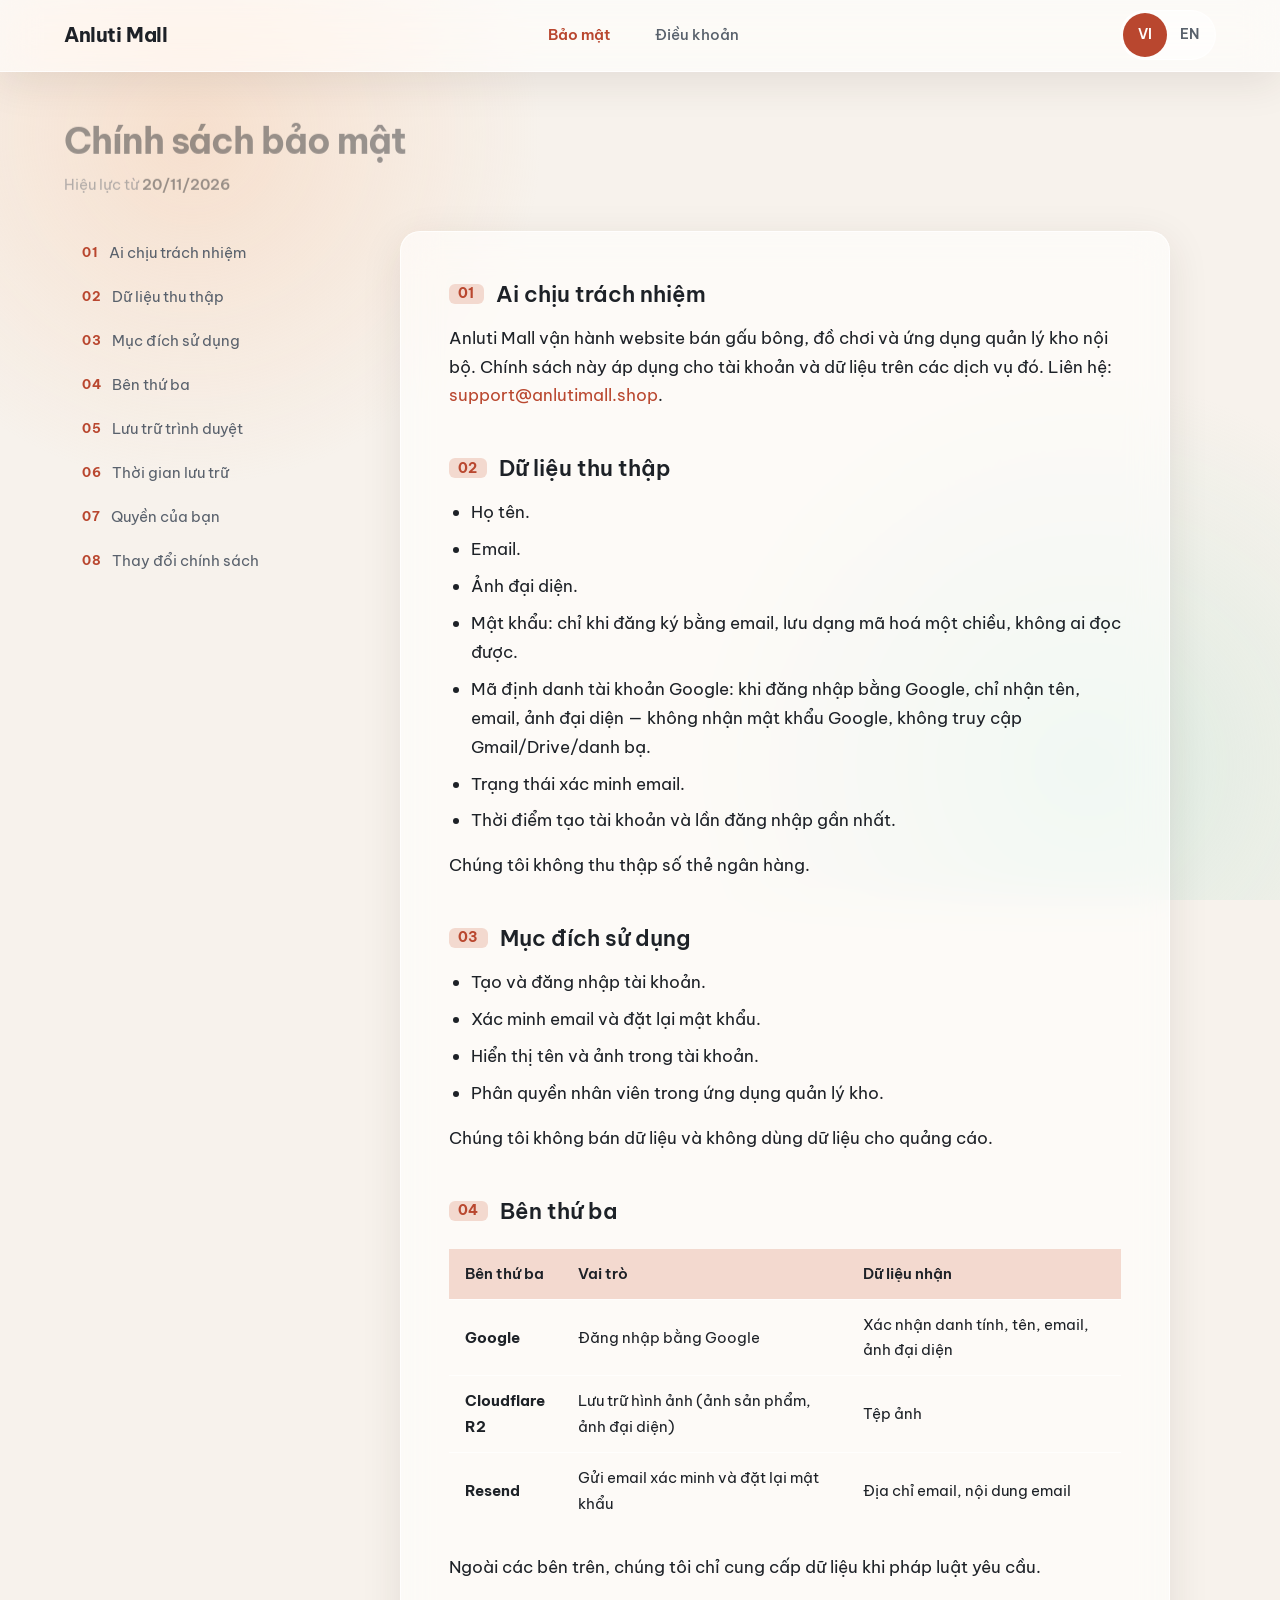
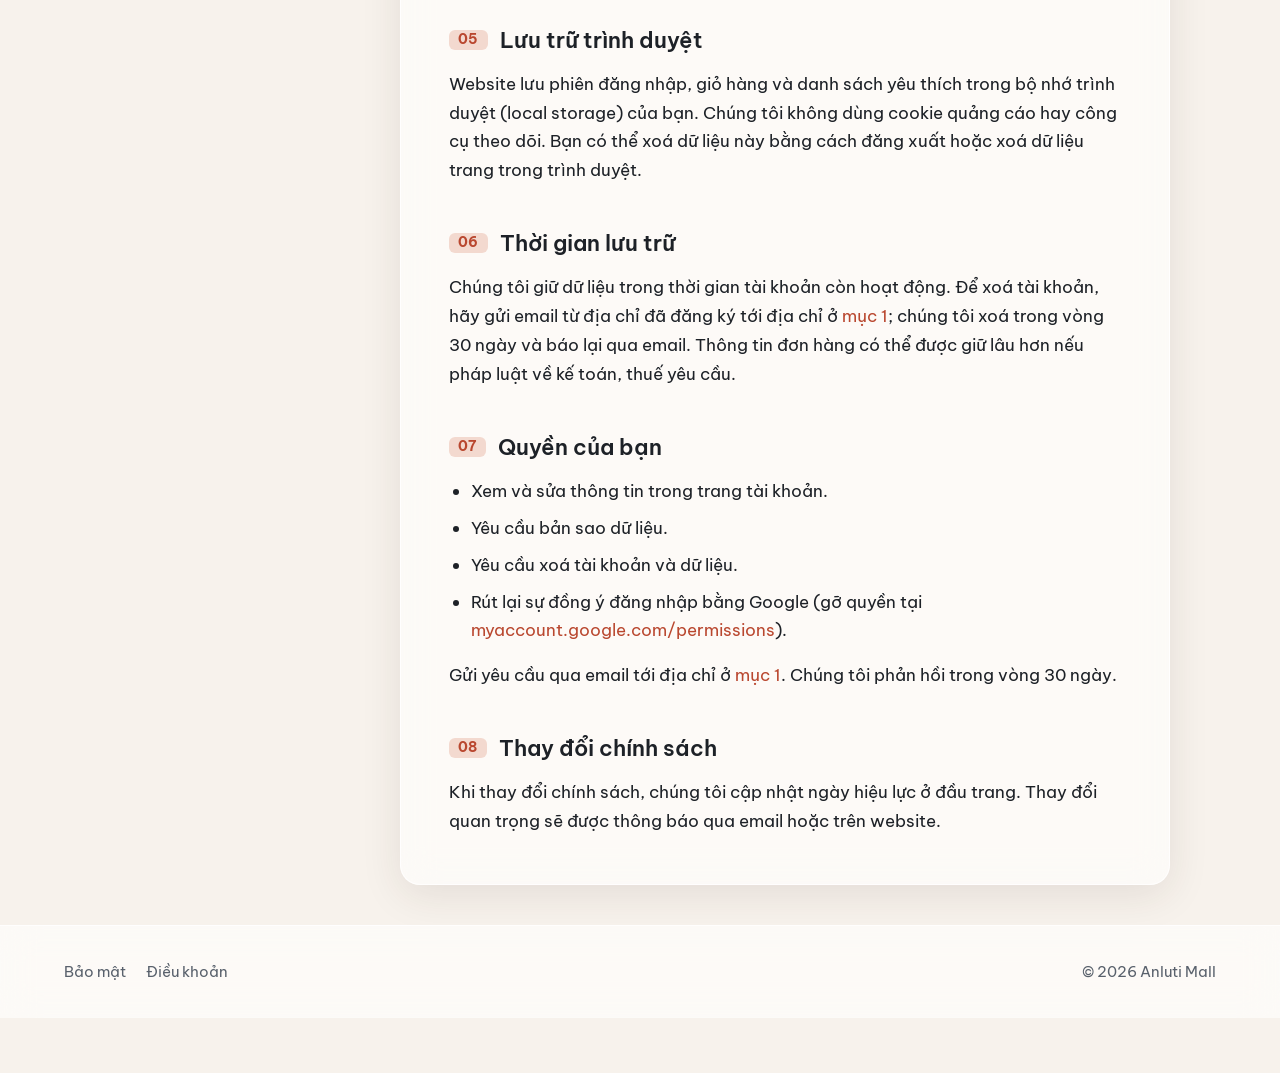
<file: index.html>
<!DOCTYPE html>
<html lang="vi">
<head>
  <meta charset="utf-8">
  <meta name="viewport" content="width=device-width, initial-scale=1.0">
  <meta http-equiv="refresh" content="0; url=privacy/">
  <title>Anluti Mall — Chính sách &amp; Điều khoản</title>
  <meta name="description" content="Chính sách bảo mật và điều khoản dịch vụ của Anluti Mall.">
  <link rel="stylesheet" href="assets/style.css">
  <link rel="icon" type="image/svg+xml" href="assets/favicon.svg">
  <meta name="theme-color" content="#f7f2ec" media="(prefers-color-scheme: light)">
  <meta name="theme-color" content="#121418" media="(prefers-color-scheme: dark)">
</head>
<body>
  <a href="#main" class="skip-link">Bỏ qua tới nội dung</a>

  <header class="site-header">
    <div class="header-inner">
      <a href="privacy/" class="brand-link">Anluti Mall</a>
      <nav class="nav-links" aria-label="Điều hướng chính">
        <a href="privacy/" class="nav-link">Bảo mật</a>
        <a href="terms/" class="nav-link">Điều khoản</a>
      </nav>
    </div>
  </header>

  <main id="main" class="standalone-layout">
    <div class="article-panel standalone-card">
      <div class="page-head">
        <h1>Anluti Mall</h1>
        <p class="effective-date">Chính sách bảo mật &amp; Điều khoản dịch vụ</p>
      </div>
      <p>Hệ thống đang tự động chuyển hướng tới Chính sách bảo mật.</p>
      <p>Nếu trang không tự chuyển hướng, bạn có thể chọn liên kết trực tiếp:</p>
      <div class="action-links">
        <a href="privacy/" class="btn-primary">Chính sách bảo mật</a>
        <a href="terms/" class="btn-secondary">Điều khoản sử dụng</a>
      </div>
    </div>
  </main>

  <footer class="site-footer">
    <div class="footer-inner">
      <nav class="footer-nav" aria-label="Liên kết chân trang">
        <a href="privacy/">Bảo mật</a>
        <a href="terms/">Điều khoản</a>
      </nav>
      <div class="footer-copy">
        &copy; 2026 Anluti Mall
      </div>
    </div>
  </footer>
</body>
</html>
</file>
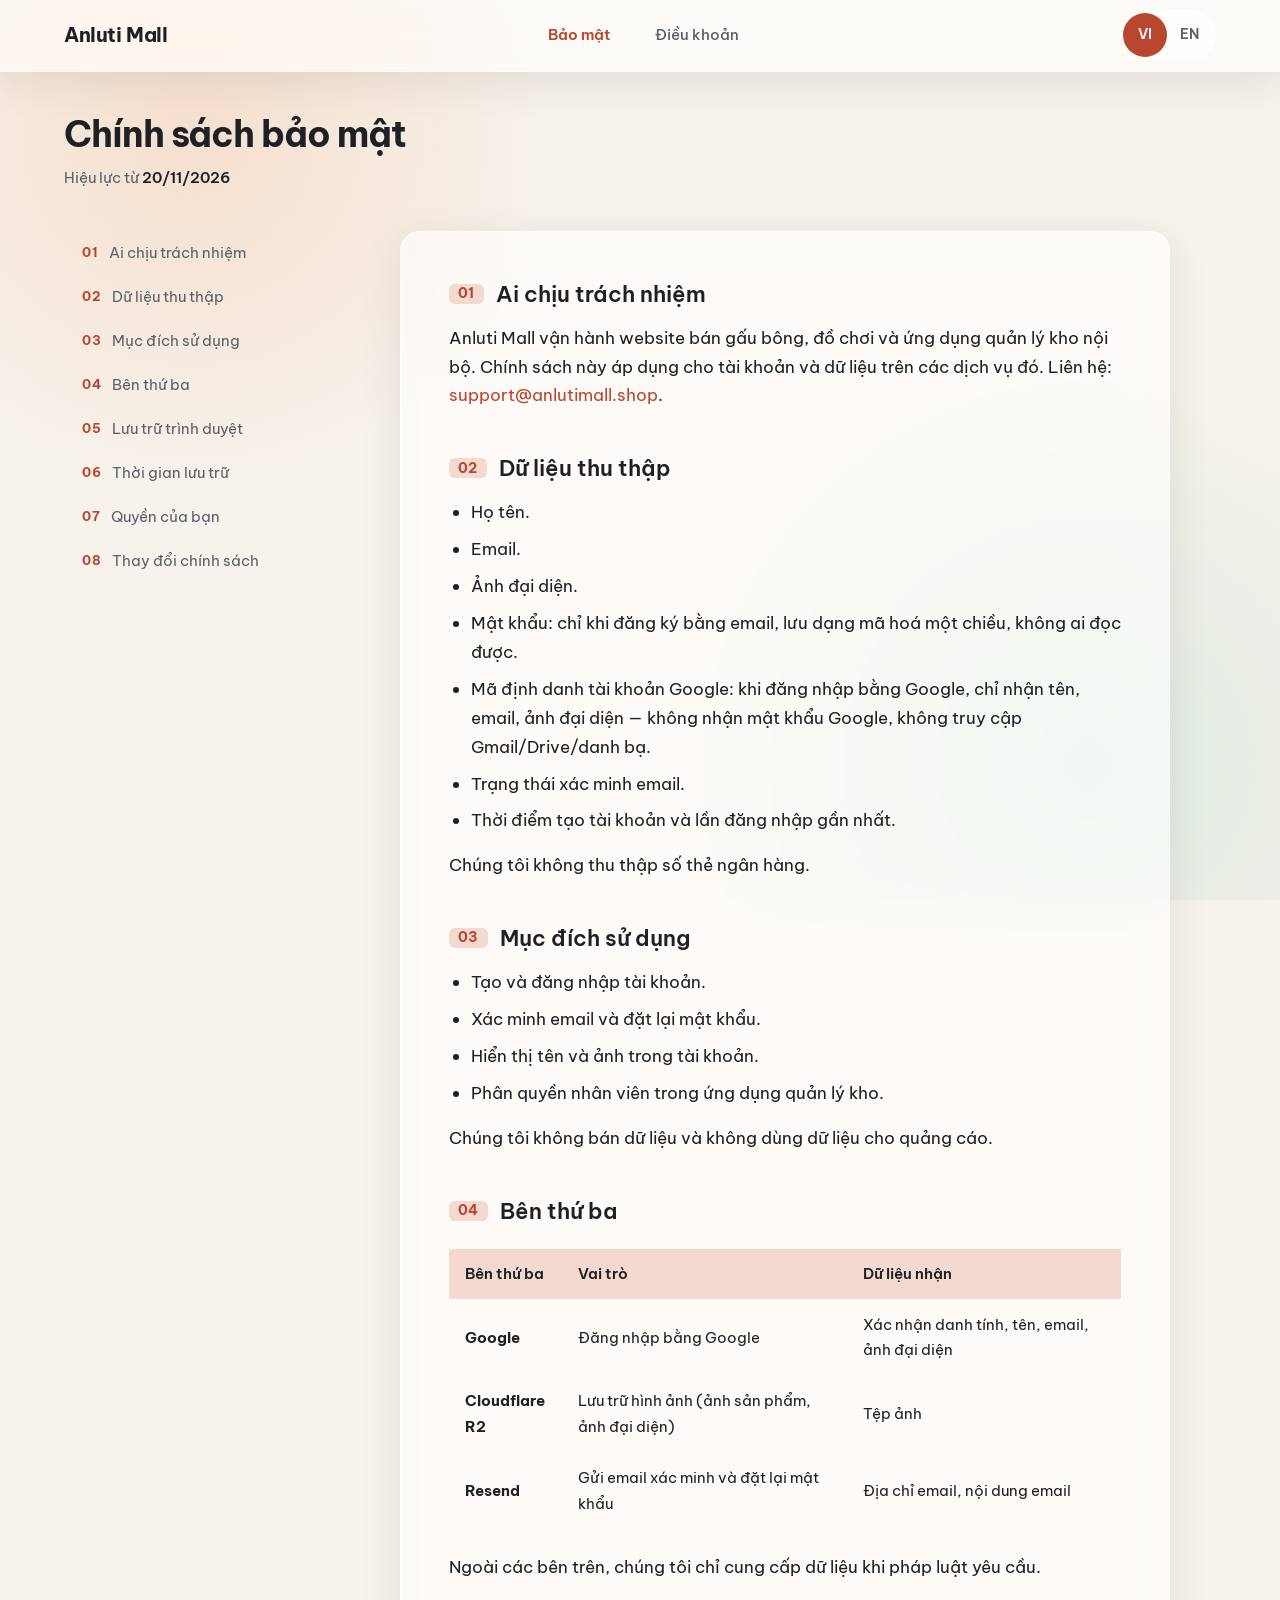
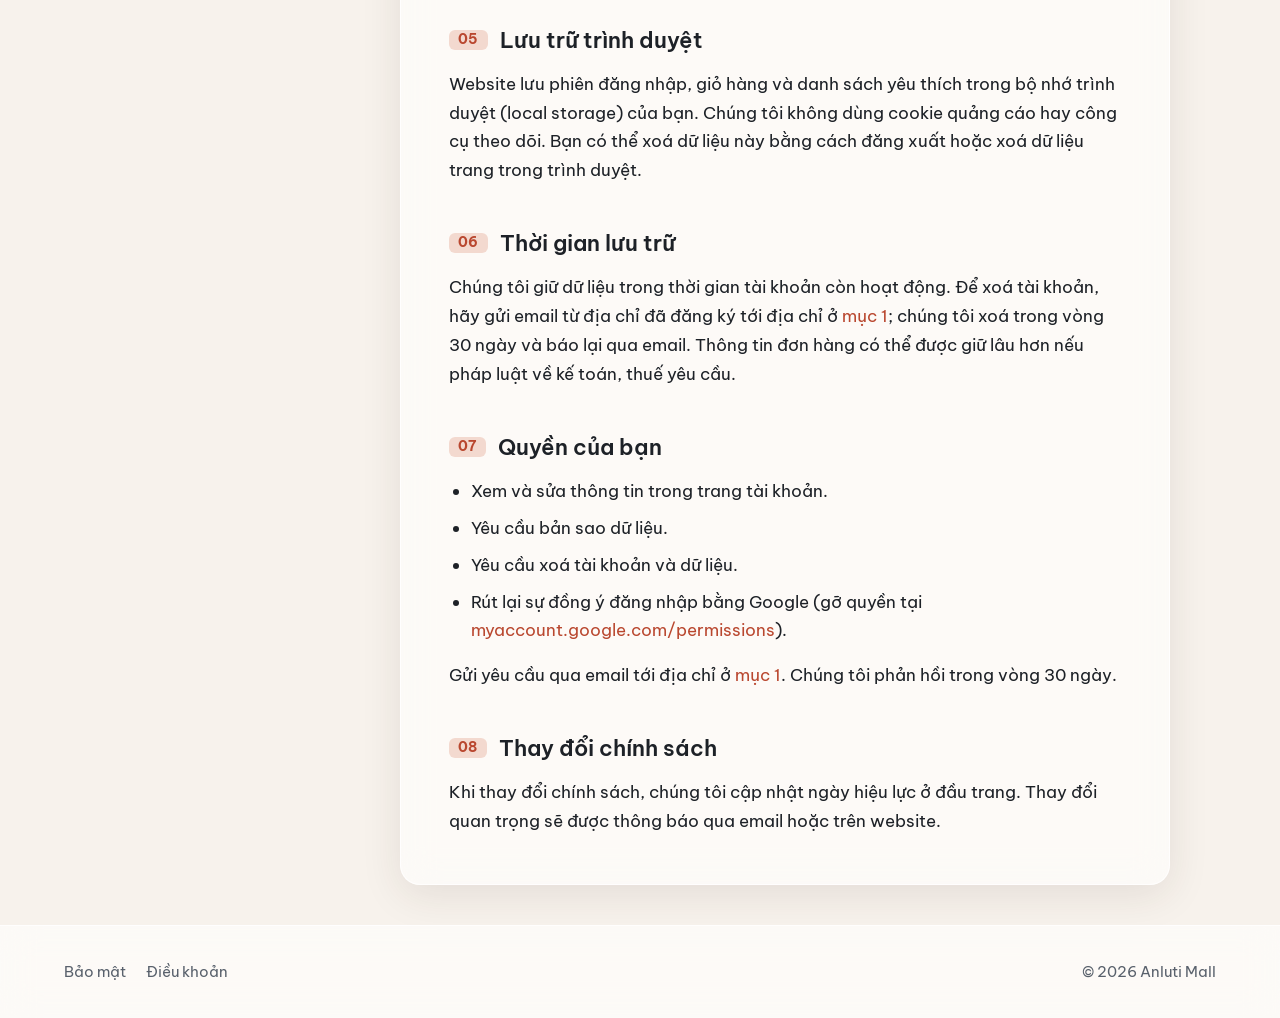
<file: privacy/index.html>
<!DOCTYPE html>
<html lang="vi">
<head>
  <meta charset="utf-8">
  <meta name="viewport" content="width=device-width, initial-scale=1.0">
  <title>Chính sách bảo mật — Anluti Mall</title>
  <meta name="description" content="Chính sách bảo mật dữ liệu và quyền riêng tư của Anluti Mall.">
  <link rel="canonical" href="https://policy.anlutimall.shop/privacy/">
  <link rel="alternate" hreflang="vi" href="https://policy.anlutimall.shop/privacy/">
  <link rel="alternate" hreflang="en" href="https://policy.anlutimall.shop/en/privacy/">
  <link rel="alternate" hreflang="x-default" href="https://policy.anlutimall.shop/privacy/">
  <link rel="preconnect" href="https://fonts.googleapis.com">
  <link rel="preconnect" href="https://fonts.gstatic.com" crossorigin>
  <link rel="stylesheet" href="https://fonts.googleapis.com/css2?family=Be+Vietnam+Pro:wght@400;500;600;700&display=swap">
  <link rel="stylesheet" href="../assets/style.css">
  <link rel="icon" type="image/svg+xml" href="../assets/favicon.svg">
  <meta name="theme-color" content="#f7f2ec" media="(prefers-color-scheme: light)">
  <meta name="theme-color" content="#121418" media="(prefers-color-scheme: dark)">
</head>
<body>
  <a href="#main" class="skip-link">Bỏ qua tới nội dung</a>

  <header class="site-header">
    <div class="header-inner">
      <a href="../privacy/" class="brand-link">Anluti Mall</a>
      <nav class="nav-links" aria-label="Điều hướng chính">
        <a href="../privacy/" class="nav-link is-active" aria-current="page">Bảo mật</a>
        <a href="../terms/" class="nav-link">Điều khoản</a>
      </nav>
      <div class="lang-switch" role="group" aria-label="Ngôn ngữ">
        <a href="../privacy/" class="lang-btn is-active" aria-current="page" lang="vi" hreflang="vi">VI</a>
        <a href="../en/privacy/" class="lang-btn" lang="en" hreflang="en">EN</a>
      </div>
    </div>
  </header>

  <main id="main">
    <div class="main-container">
      <div class="page-head">
        <h1>Chính sách bảo mật</h1>
        <p class="effective-date">Hiệu lực từ <time datetime="2026-11-20">20/11/2026</time></p>
      </div>

      <div class="content-layout">
        <nav class="toc" aria-label="Mục lục">
          <details class="toc-details" open>
            <summary class="toc-summary">Mục lục</summary>
            <ol class="toc-list">
              <li><a href="#who"><span class="toc-num">01</span> Ai chịu trách nhiệm</a></li>
              <li><a href="#data"><span class="toc-num">02</span> Dữ liệu thu thập</a></li>
              <li><a href="#use"><span class="toc-num">03</span> Mục đích sử dụng</a></li>
              <li><a href="#third-parties"><span class="toc-num">04</span> Bên thứ ba</a></li>
              <li><a href="#browser-storage"><span class="toc-num">05</span> Lưu trữ trình duyệt</a></li>
              <li><a href="#retention"><span class="toc-num">06</span> Thời gian lưu trữ</a></li>
              <li><a href="#rights"><span class="toc-num">07</span> Quyền của bạn</a></li>
              <li><a href="#changes"><span class="toc-num">08</span> Thay đổi chính sách</a></li>
            </ol>
          </details>
        </nav>

        <article class="article-panel">
          <section id="who">
            <h2><span class="sec-num">01</span> Ai chịu trách nhiệm</h2>
            <p>Anluti Mall vận hành website bán gấu bông, đồ chơi và ứng dụng quản lý kho nội bộ. Chính sách này áp dụng cho tài khoản và dữ liệu trên các dịch vụ đó. Liên hệ: <a href="mailto:support@anlutimall.shop">support@anlutimall.shop</a>.</p>
          </section>

          <section id="data">
            <h2><span class="sec-num">02</span> Dữ liệu thu thập</h2>
            <ul>
              <li>Họ tên.</li>
              <li>Email.</li>
              <li>Ảnh đại diện.</li>
              <li>Mật khẩu: chỉ khi đăng ký bằng email, lưu dạng mã hoá một chiều, không ai đọc được.</li>
              <li>Mã định danh tài khoản Google: khi đăng nhập bằng Google, chỉ nhận tên, email, ảnh đại diện — không nhận mật khẩu Google, không truy cập Gmail/Drive/danh bạ.</li>
              <li>Trạng thái xác minh email.</li>
              <li>Thời điểm tạo tài khoản và lần đăng nhập gần nhất.</li>
            </ul>
            <p>Chúng tôi không thu thập số thẻ ngân hàng.</p>
          </section>

          <section id="use">
            <h2><span class="sec-num">03</span> Mục đích sử dụng</h2>
            <ul>
              <li>Tạo và đăng nhập tài khoản.</li>
              <li>Xác minh email và đặt lại mật khẩu.</li>
              <li>Hiển thị tên và ảnh trong tài khoản.</li>
              <li>Phân quyền nhân viên trong ứng dụng quản lý kho.</li>
            </ul>
            <p>Chúng tôi không bán dữ liệu và không dùng dữ liệu cho quảng cáo.</p>
          </section>

          <section id="third-parties">
            <h2><span class="sec-num">04</span> Bên thứ ba</h2>
            <div class="table-wrap">
              <table class="data-table">
                <thead>
                  <tr>
                    <th scope="col">Bên thứ ba</th>
                    <th scope="col">Vai trò</th>
                    <th scope="col">Dữ liệu nhận</th>
                  </tr>
                </thead>
                <tbody>
                  <tr>
                    <td data-label="Bên thứ ba"><strong>Google</strong></td>
                    <td data-label="Vai trò">Đăng nhập bằng Google</td>
                    <td data-label="Dữ liệu nhận">Xác nhận danh tính, tên, email, ảnh đại diện</td>
                  </tr>
                  <tr>
                    <td data-label="Bên thứ ba"><strong>Cloudflare R2</strong></td>
                    <td data-label="Vai trò">Lưu trữ hình ảnh (ảnh sản phẩm, ảnh đại diện)</td>
                    <td data-label="Dữ liệu nhận">Tệp ảnh</td>
                  </tr>
                  <tr>
                    <td data-label="Bên thứ ba"><strong>Resend</strong></td>
                    <td data-label="Vai trò">Gửi email xác minh và đặt lại mật khẩu</td>
                    <td data-label="Dữ liệu nhận">Địa chỉ email, nội dung email</td>
                  </tr>
                </tbody>
              </table>
            </div>
            <p>Ngoài các bên trên, chúng tôi chỉ cung cấp dữ liệu khi pháp luật yêu cầu.</p>
          </section>

          <section id="browser-storage">
            <h2><span class="sec-num">05</span> Lưu trữ trình duyệt</h2>
            <p>Website lưu phiên đăng nhập, giỏ hàng và danh sách yêu thích trong bộ nhớ trình duyệt (local storage) của bạn. Chúng tôi không dùng cookie quảng cáo hay công cụ theo dõi. Bạn có thể xoá dữ liệu này bằng cách đăng xuất hoặc xoá dữ liệu trang trong trình duyệt.</p>
          </section>

          <section id="retention">
            <h2><span class="sec-num">06</span> Thời gian lưu trữ</h2>
            <p>Chúng tôi giữ dữ liệu trong thời gian tài khoản còn hoạt động. Để xoá tài khoản, hãy gửi email từ địa chỉ đã đăng ký tới địa chỉ ở <a href="#who">mục 1</a>; chúng tôi xoá trong vòng 30 ngày và báo lại qua email. Thông tin đơn hàng có thể được giữ lâu hơn nếu pháp luật về kế toán, thuế yêu cầu.</p>
          </section>

          <section id="rights">
            <h2><span class="sec-num">07</span> Quyền của bạn</h2>
            <ul>
              <li>Xem và sửa thông tin trong trang tài khoản.</li>
              <li>Yêu cầu bản sao dữ liệu.</li>
              <li>Yêu cầu xoá tài khoản và dữ liệu.</li>
              <li>Rút lại sự đồng ý đăng nhập bằng Google (gỡ quyền tại <a href="https://myaccount.google.com/permissions" rel="noopener noreferrer" target="_blank">myaccount.google.com/permissions</a>).</li>
            </ul>
            <p>Gửi yêu cầu qua email tới địa chỉ ở <a href="#who">mục 1</a>. Chúng tôi phản hồi trong vòng 30 ngày.</p>
          </section>

          <section id="changes">
            <h2><span class="sec-num">08</span> Thay đổi chính sách</h2>
            <p>Khi thay đổi chính sách, chúng tôi cập nhật ngày hiệu lực ở đầu trang. Thay đổi quan trọng sẽ được thông báo qua email hoặc trên website.</p>
          </section>
        </article>
      </div>
    </div>
  </main>

  <footer class="site-footer">
    <div class="footer-inner">
      <nav class="footer-nav" aria-label="Liên kết chân trang">
        <a href="../privacy/">Bảo mật</a>
        <a href="../terms/">Điều khoản</a>
      </nav>
      <div class="footer-copy">
        &copy; 2026 Anluti Mall
      </div>
    </div>
  </footer>
</body>
</html>
</file>
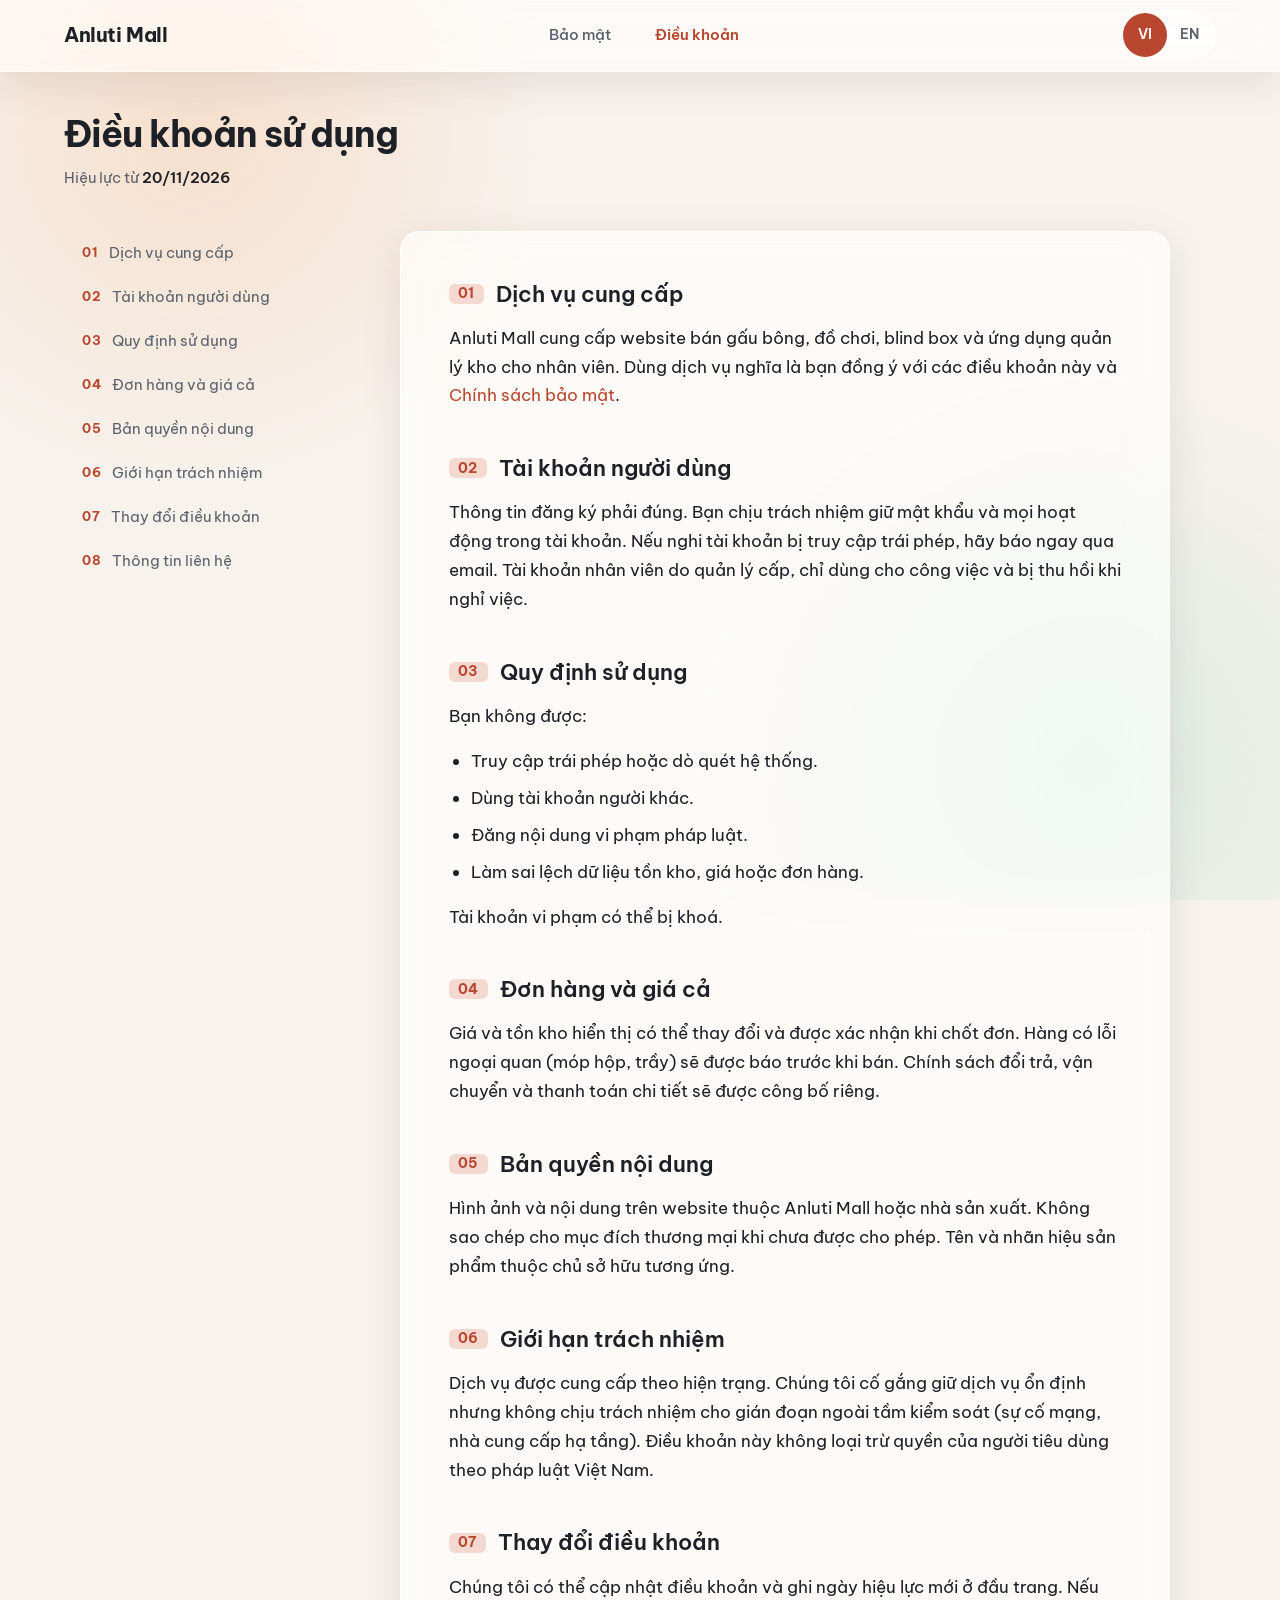
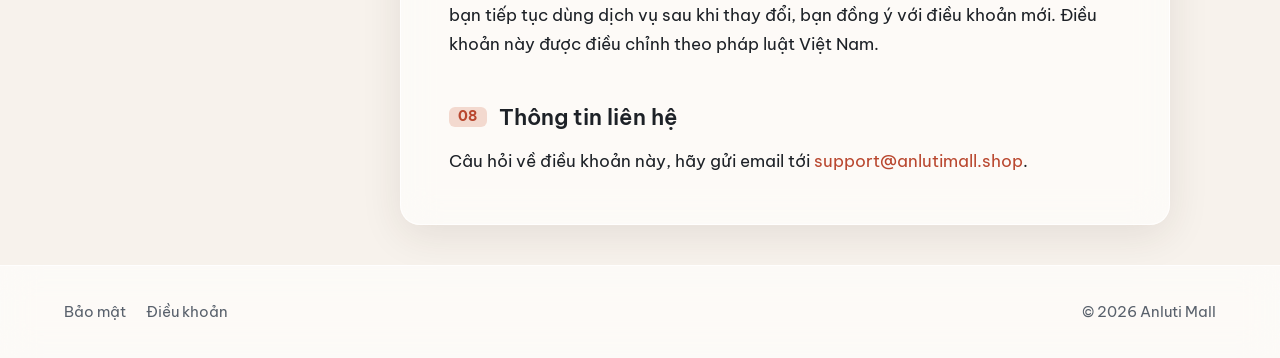
<file: terms/index.html>
<!DOCTYPE html>
<html lang="vi">
<head>
  <meta charset="utf-8">
  <meta name="viewport" content="width=device-width, initial-scale=1.0">
  <title>Điều khoản sử dụng — Anluti Mall</title>
  <meta name="description" content="Điều khoản dịch vụ và quy định sử dụng tại Anluti Mall.">
  <link rel="canonical" href="https://policy.anlutimall.shop/terms/">
  <link rel="alternate" hreflang="vi" href="https://policy.anlutimall.shop/terms/">
  <link rel="alternate" hreflang="en" href="https://policy.anlutimall.shop/en/terms/">
  <link rel="alternate" hreflang="x-default" href="https://policy.anlutimall.shop/terms/">
  <link rel="preconnect" href="https://fonts.googleapis.com">
  <link rel="preconnect" href="https://fonts.gstatic.com" crossorigin>
  <link rel="stylesheet" href="https://fonts.googleapis.com/css2?family=Be+Vietnam+Pro:wght@400;500;600;700&display=swap">
  <link rel="stylesheet" href="../assets/style.css">
  <link rel="icon" type="image/svg+xml" href="../assets/favicon.svg">
  <meta name="theme-color" content="#f7f2ec" media="(prefers-color-scheme: light)">
  <meta name="theme-color" content="#121418" media="(prefers-color-scheme: dark)">
</head>
<body>
  <a href="#main" class="skip-link">Bỏ qua tới nội dung</a>

  <header class="site-header">
    <div class="header-inner">
      <a href="../privacy/" class="brand-link">Anluti Mall</a>
      <nav class="nav-links" aria-label="Điều hướng chính">
        <a href="../privacy/" class="nav-link">Bảo mật</a>
        <a href="../terms/" class="nav-link is-active" aria-current="page">Điều khoản</a>
      </nav>
      <div class="lang-switch" role="group" aria-label="Ngôn ngữ">
        <a href="../terms/" class="lang-btn is-active" aria-current="page" lang="vi" hreflang="vi">VI</a>
        <a href="../en/terms/" class="lang-btn" lang="en" hreflang="en">EN</a>
      </div>
    </div>
  </header>

  <main id="main">
    <div class="main-container">
      <div class="page-head">
        <h1>Điều khoản sử dụng</h1>
        <p class="effective-date">Hiệu lực từ <time datetime="2026-11-20">20/11/2026</time></p>
      </div>

      <div class="content-layout">
        <nav class="toc" aria-label="Mục lục">
          <details class="toc-details" open>
            <summary class="toc-summary">Mục lục</summary>
            <ol class="toc-list">
              <li><a href="#service"><span class="toc-num">01</span> Dịch vụ cung cấp</a></li>
              <li><a href="#accounts"><span class="toc-num">02</span> Tài khoản người dùng</a></li>
              <li><a href="#acceptable-use"><span class="toc-num">03</span> Quy định sử dụng</a></li>
              <li><a href="#orders"><span class="toc-num">04</span> Đơn hàng và giá cả</a></li>
              <li><a href="#content"><span class="toc-num">05</span> Bản quyền nội dung</a></li>
              <li><a href="#liability"><span class="toc-num">06</span> Giới hạn trách nhiệm</a></li>
              <li><a href="#changes"><span class="toc-num">07</span> Thay đổi điều khoản</a></li>
              <li><a href="#contact"><span class="toc-num">08</span> Thông tin liên hệ</a></li>
            </ol>
          </details>
        </nav>

        <article class="article-panel">
          <section id="service">
            <h2><span class="sec-num">01</span> Dịch vụ cung cấp</h2>
            <p>Anluti Mall cung cấp website bán gấu bông, đồ chơi, blind box và ứng dụng quản lý kho cho nhân viên. Dùng dịch vụ nghĩa là bạn đồng ý với các điều khoản này và <a href="../privacy/">Chính sách bảo mật</a>.</p>
          </section>

          <section id="accounts">
            <h2><span class="sec-num">02</span> Tài khoản người dùng</h2>
            <p>Thông tin đăng ký phải đúng. Bạn chịu trách nhiệm giữ mật khẩu và mọi hoạt động trong tài khoản. Nếu nghi tài khoản bị truy cập trái phép, hãy báo ngay qua email. Tài khoản nhân viên do quản lý cấp, chỉ dùng cho công việc và bị thu hồi khi nghỉ việc.</p>
          </section>

          <section id="acceptable-use">
            <h2><span class="sec-num">03</span> Quy định sử dụng</h2>
            <p>Bạn không được:</p>
            <ul>
              <li>Truy cập trái phép hoặc dò quét hệ thống.</li>
              <li>Dùng tài khoản người khác.</li>
              <li>Đăng nội dung vi phạm pháp luật.</li>
              <li>Làm sai lệch dữ liệu tồn kho, giá hoặc đơn hàng.</li>
            </ul>
            <p>Tài khoản vi phạm có thể bị khoá.</p>
          </section>

          <section id="orders">
            <h2><span class="sec-num">04</span> Đơn hàng và giá cả</h2>
            <p>Giá và tồn kho hiển thị có thể thay đổi và được xác nhận khi chốt đơn. Hàng có lỗi ngoại quan (móp hộp, trầy) sẽ được báo trước khi bán. Chính sách đổi trả, vận chuyển và thanh toán chi tiết sẽ được công bố riêng.</p>
          </section>

          <section id="content">
            <h2><span class="sec-num">05</span> Bản quyền nội dung</h2>
            <p>Hình ảnh và nội dung trên website thuộc Anluti Mall hoặc nhà sản xuất. Không sao chép cho mục đích thương mại khi chưa được cho phép. Tên và nhãn hiệu sản phẩm thuộc chủ sở hữu tương ứng.</p>
          </section>

          <section id="liability">
            <h2><span class="sec-num">06</span> Giới hạn trách nhiệm</h2>
            <p>Dịch vụ được cung cấp theo hiện trạng. Chúng tôi cố gắng giữ dịch vụ ổn định nhưng không chịu trách nhiệm cho gián đoạn ngoài tầm kiểm soát (sự cố mạng, nhà cung cấp hạ tầng). Điều khoản này không loại trừ quyền của người tiêu dùng theo pháp luật Việt Nam.</p>
          </section>

          <section id="changes">
            <h2><span class="sec-num">07</span> Thay đổi điều khoản</h2>
            <p>Chúng tôi có thể cập nhật điều khoản và ghi ngày hiệu lực mới ở đầu trang. Nếu bạn tiếp tục dùng dịch vụ sau khi thay đổi, bạn đồng ý với điều khoản mới. Điều khoản này được điều chỉnh theo pháp luật Việt Nam.</p>
          </section>

          <section id="contact">
            <h2><span class="sec-num">08</span> Thông tin liên hệ</h2>
            <p>Câu hỏi về điều khoản này, hãy gửi email tới <a href="mailto:support@anlutimall.shop">support@anlutimall.shop</a>.</p>
          </section>
        </article>
      </div>
    </div>
  </main>

  <footer class="site-footer">
    <div class="footer-inner">
      <nav class="footer-nav" aria-label="Liên kết chân trang">
        <a href="../privacy/">Bảo mật</a>
        <a href="../terms/">Điều khoản</a>
      </nav>
      <div class="footer-copy">
        &copy; 2026 Anluti Mall
      </div>
    </div>
  </footer>
</body>
</html>
</file>
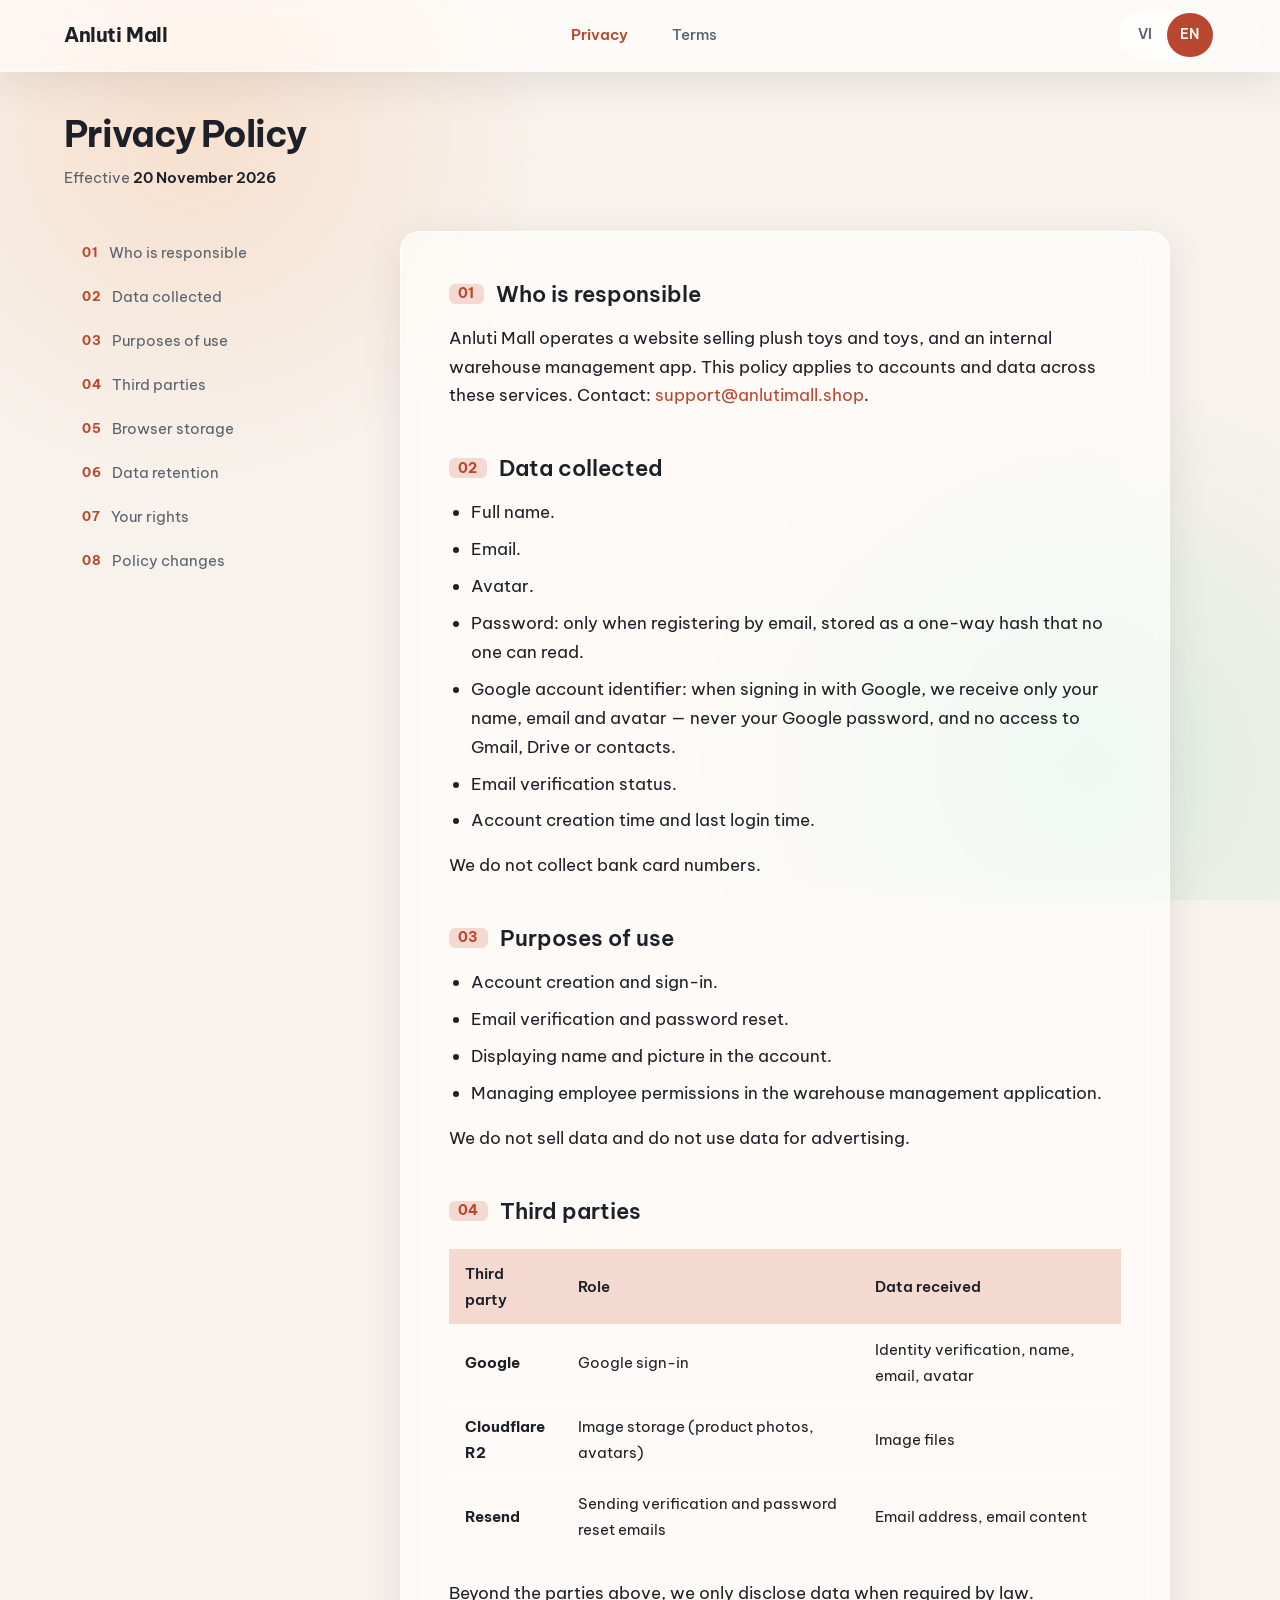
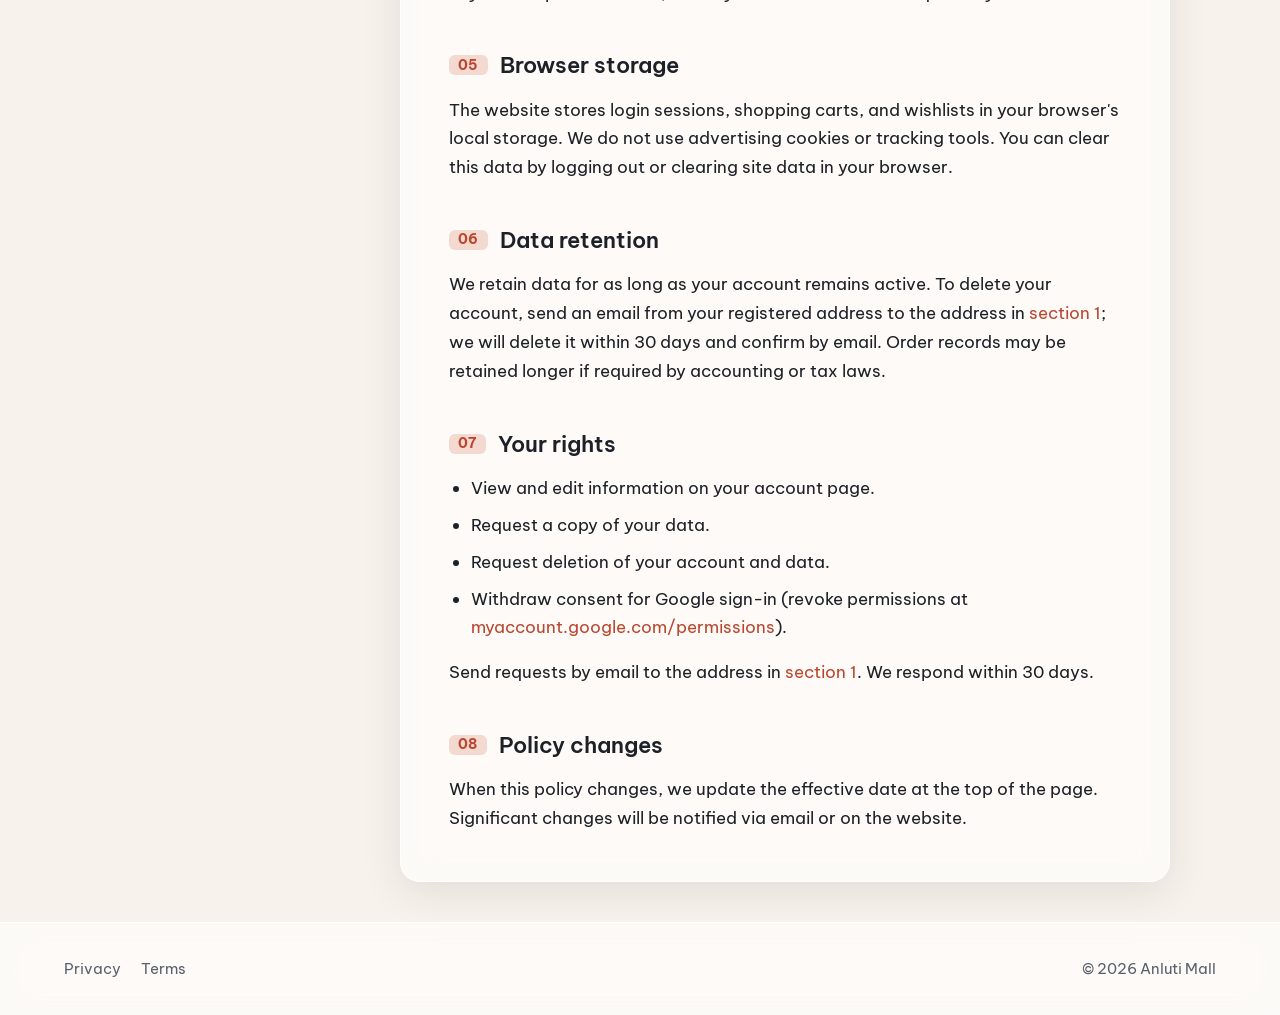
<file: en/privacy/index.html>
<!DOCTYPE html>
<html lang="en">
<head>
  <meta charset="utf-8">
  <meta name="viewport" content="width=device-width, initial-scale=1.0">
  <title>Privacy Policy — Anluti Mall</title>
  <meta name="description" content="Privacy and data protection policy of Anluti Mall.">
  <link rel="canonical" href="https://policy.anlutimall.shop/en/privacy/">
  <link rel="alternate" hreflang="vi" href="https://policy.anlutimall.shop/privacy/">
  <link rel="alternate" hreflang="en" href="https://policy.anlutimall.shop/en/privacy/">
  <link rel="alternate" hreflang="x-default" href="https://policy.anlutimall.shop/privacy/">
  <link rel="preconnect" href="https://fonts.googleapis.com">
  <link rel="preconnect" href="https://fonts.gstatic.com" crossorigin>
  <link rel="stylesheet" href="https://fonts.googleapis.com/css2?family=Be+Vietnam+Pro:wght@400;500;600;700&display=swap">
  <link rel="stylesheet" href="../../assets/style.css">
  <link rel="icon" type="image/svg+xml" href="../../assets/favicon.svg">
  <meta name="theme-color" content="#f7f2ec" media="(prefers-color-scheme: light)">
  <meta name="theme-color" content="#121418" media="(prefers-color-scheme: dark)">
</head>
<body>
  <a href="#main" class="skip-link">Skip to content</a>

  <header class="site-header">
    <div class="header-inner">
      <a href="../privacy/" class="brand-link">Anluti Mall</a>
      <nav class="nav-links" aria-label="Main navigation">
        <a href="../privacy/" class="nav-link is-active" aria-current="page">Privacy</a>
        <a href="../terms/" class="nav-link">Terms</a>
      </nav>
      <div class="lang-switch" role="group" aria-label="Language">
        <a href="../../privacy/" class="lang-btn" lang="vi" hreflang="vi">VI</a>
        <a href="../privacy/" class="lang-btn is-active" aria-current="page" lang="en" hreflang="en">EN</a>
      </div>
    </div>
  </header>

  <main id="main">
    <div class="main-container">
      <div class="page-head">
        <h1>Privacy Policy</h1>
        <p class="effective-date">Effective <time datetime="2026-11-20">20 November 2026</time></p>
      </div>

      <div class="content-layout">
        <nav class="toc" aria-label="Contents">
          <details class="toc-details" open>
            <summary class="toc-summary">Contents</summary>
            <ol class="toc-list">
              <li><a href="#who"><span class="toc-num">01</span> Who is responsible</a></li>
              <li><a href="#data"><span class="toc-num">02</span> Data collected</a></li>
              <li><a href="#use"><span class="toc-num">03</span> Purposes of use</a></li>
              <li><a href="#third-parties"><span class="toc-num">04</span> Third parties</a></li>
              <li><a href="#browser-storage"><span class="toc-num">05</span> Browser storage</a></li>
              <li><a href="#retention"><span class="toc-num">06</span> Data retention</a></li>
              <li><a href="#rights"><span class="toc-num">07</span> Your rights</a></li>
              <li><a href="#changes"><span class="toc-num">08</span> Policy changes</a></li>
            </ol>
          </details>
        </nav>

        <article class="article-panel">
          <section id="who">
            <h2><span class="sec-num">01</span> Who is responsible</h2>
            <p>Anluti Mall operates a website selling plush toys and toys, and an internal warehouse management app. This policy applies to accounts and data across these services. Contact: <a href="mailto:support@anlutimall.shop">support@anlutimall.shop</a>.</p>
          </section>

          <section id="data">
            <h2><span class="sec-num">02</span> Data collected</h2>
            <ul>
              <li>Full name.</li>
              <li>Email.</li>
              <li>Avatar.</li>
              <li>Password: only when registering by email, stored as a one-way hash that no one can read.</li>
              <li>Google account identifier: when signing in with Google, we receive only your name, email and avatar — never your Google password, and no access to Gmail, Drive or contacts.</li>
              <li>Email verification status.</li>
              <li>Account creation time and last login time.</li>
            </ul>
            <p>We do not collect bank card numbers.</p>
          </section>

          <section id="use">
            <h2><span class="sec-num">03</span> Purposes of use</h2>
            <ul>
              <li>Account creation and sign-in.</li>
              <li>Email verification and password reset.</li>
              <li>Displaying name and picture in the account.</li>
              <li>Managing employee permissions in the warehouse management application.</li>
            </ul>
            <p>We do not sell data and do not use data for advertising.</p>
          </section>

          <section id="third-parties">
            <h2><span class="sec-num">04</span> Third parties</h2>
            <div class="table-wrap">
              <table class="data-table">
                <thead>
                  <tr>
                    <th scope="col">Third party</th>
                    <th scope="col">Role</th>
                    <th scope="col">Data received</th>
                  </tr>
                </thead>
                <tbody>
                  <tr>
                    <td data-label="Third party"><strong>Google</strong></td>
                    <td data-label="Role">Google sign-in</td>
                    <td data-label="Data received">Identity verification, name, email, avatar</td>
                  </tr>
                  <tr>
                    <td data-label="Third party"><strong>Cloudflare R2</strong></td>
                    <td data-label="Role">Image storage (product photos, avatars)</td>
                    <td data-label="Data received">Image files</td>
                  </tr>
                  <tr>
                    <td data-label="Third party"><strong>Resend</strong></td>
                    <td data-label="Role">Sending verification and password reset emails</td>
                    <td data-label="Data received">Email address, email content</td>
                  </tr>
                </tbody>
              </table>
            </div>
            <p>Beyond the parties above, we only disclose data when required by law.</p>
          </section>

          <section id="browser-storage">
            <h2><span class="sec-num">05</span> Browser storage</h2>
            <p>The website stores login sessions, shopping carts, and wishlists in your browser's local storage. We do not use advertising cookies or tracking tools. You can clear this data by logging out or clearing site data in your browser.</p>
          </section>

          <section id="retention">
            <h2><span class="sec-num">06</span> Data retention</h2>
            <p>We retain data for as long as your account remains active. To delete your account, send an email from your registered address to the address in <a href="#who">section 1</a>; we will delete it within 30 days and confirm by email. Order records may be retained longer if required by accounting or tax laws.</p>
          </section>

          <section id="rights">
            <h2><span class="sec-num">07</span> Your rights</h2>
            <ul>
              <li>View and edit information on your account page.</li>
              <li>Request a copy of your data.</li>
              <li>Request deletion of your account and data.</li>
              <li>Withdraw consent for Google sign-in (revoke permissions at <a href="https://myaccount.google.com/permissions" rel="noopener noreferrer" target="_blank">myaccount.google.com/permissions</a>).</li>
            </ul>
            <p>Send requests by email to the address in <a href="#who">section 1</a>. We respond within 30 days.</p>
          </section>

          <section id="changes">
            <h2><span class="sec-num">08</span> Policy changes</h2>
            <p>When this policy changes, we update the effective date at the top of the page. Significant changes will be notified via email or on the website.</p>
          </section>
        </article>
      </div>
    </div>
  </main>

  <footer class="site-footer">
    <div class="footer-inner">
      <nav class="footer-nav" aria-label="Footer navigation">
        <a href="../privacy/">Privacy</a>
        <a href="../terms/">Terms</a>
      </nav>
      <div class="footer-copy">
        &copy; 2026 Anluti Mall
      </div>
    </div>
  </footer>
</body>
</html>
</file>
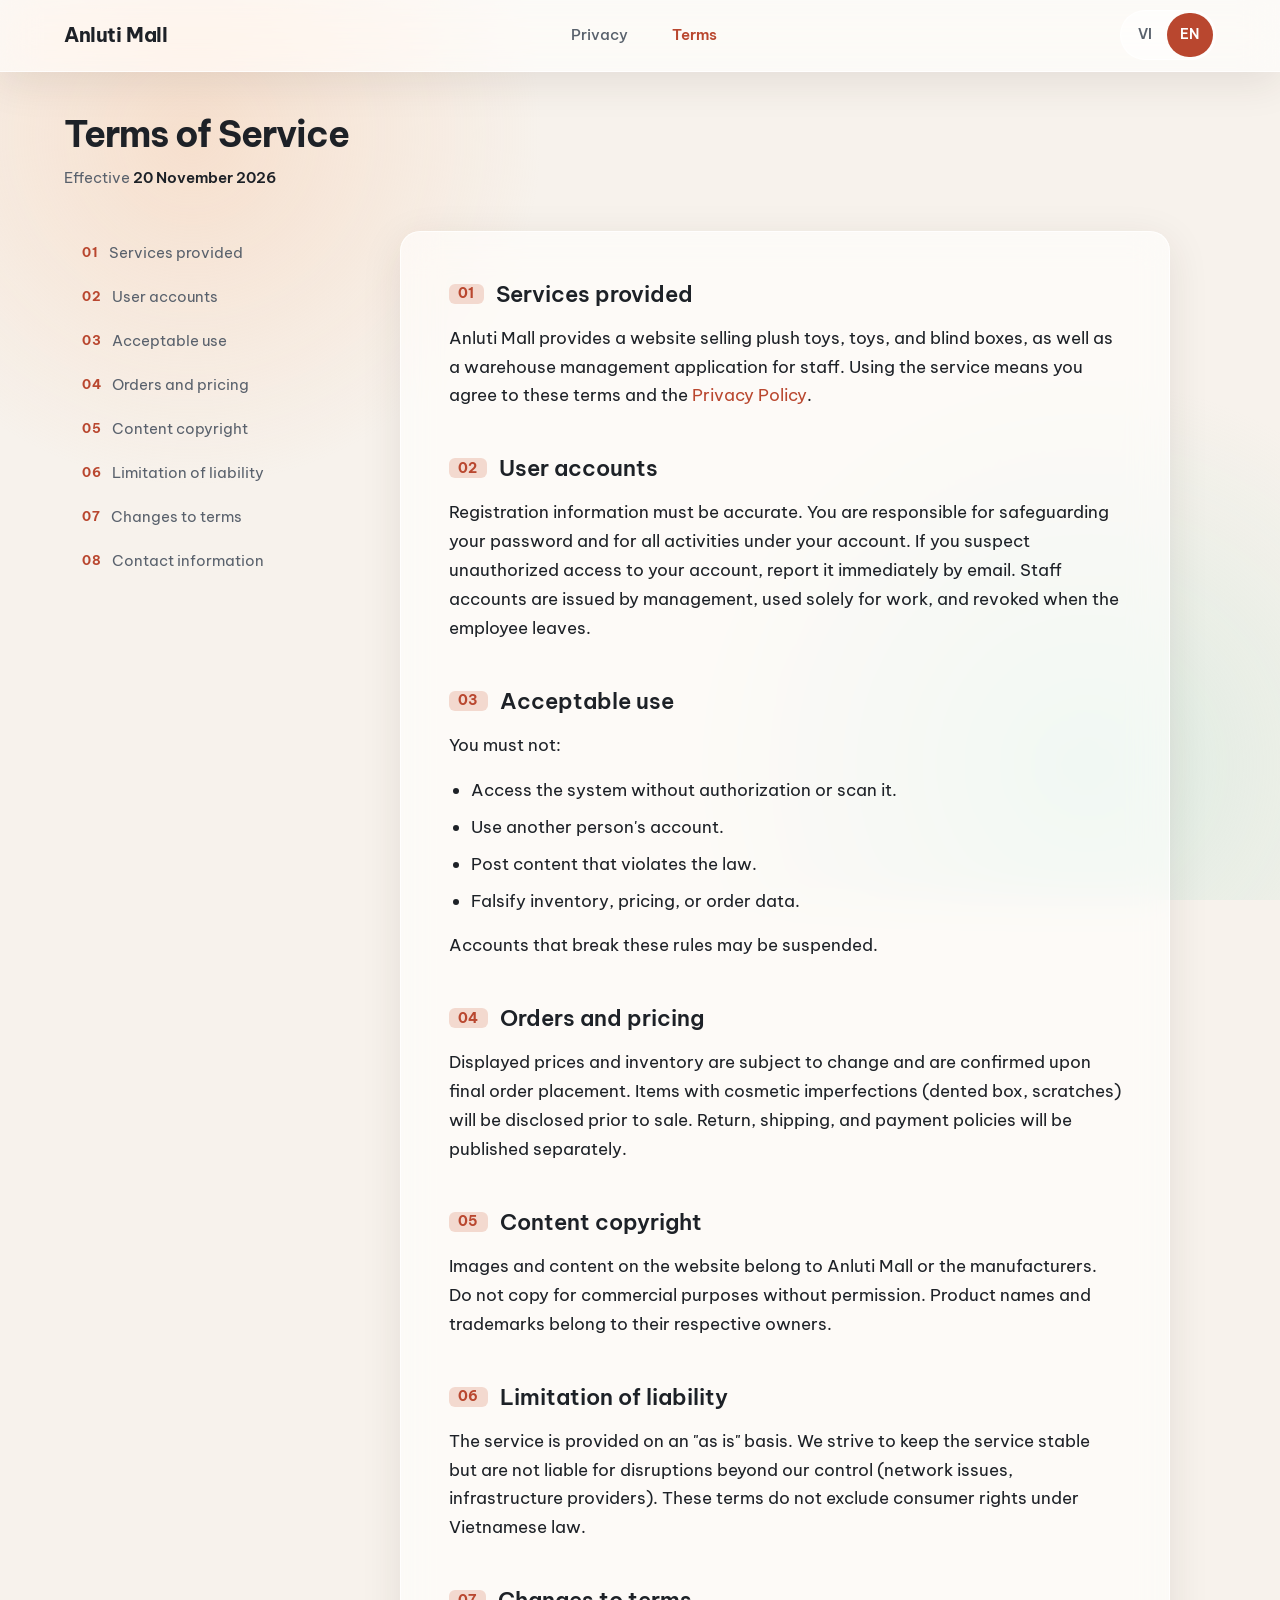
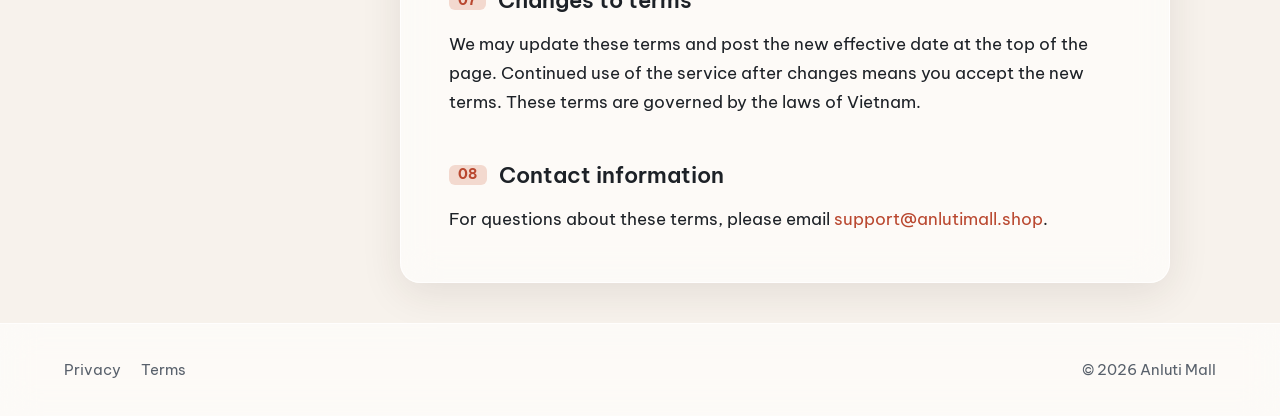
<file: en/terms/index.html>
<!DOCTYPE html>
<html lang="en">
<head>
  <meta charset="utf-8">
  <meta name="viewport" content="width=device-width, initial-scale=1.0">
  <title>Terms of Service — Anluti Mall</title>
  <meta name="description" content="Terms of service and usage guidelines for Anluti Mall.">
  <link rel="canonical" href="https://policy.anlutimall.shop/en/terms/">
  <link rel="alternate" hreflang="vi" href="https://policy.anlutimall.shop/terms/">
  <link rel="alternate" hreflang="en" href="https://policy.anlutimall.shop/en/terms/">
  <link rel="alternate" hreflang="x-default" href="https://policy.anlutimall.shop/terms/">
  <link rel="preconnect" href="https://fonts.googleapis.com">
  <link rel="preconnect" href="https://fonts.gstatic.com" crossorigin>
  <link rel="stylesheet" href="https://fonts.googleapis.com/css2?family=Be+Vietnam+Pro:wght@400;500;600;700&display=swap">
  <link rel="stylesheet" href="../../assets/style.css">
  <link rel="icon" type="image/svg+xml" href="../../assets/favicon.svg">
  <meta name="theme-color" content="#f7f2ec" media="(prefers-color-scheme: light)">
  <meta name="theme-color" content="#121418" media="(prefers-color-scheme: dark)">
</head>
<body>
  <a href="#main" class="skip-link">Skip to content</a>

  <header class="site-header">
    <div class="header-inner">
      <a href="../privacy/" class="brand-link">Anluti Mall</a>
      <nav class="nav-links" aria-label="Main navigation">
        <a href="../privacy/" class="nav-link">Privacy</a>
        <a href="../terms/" class="nav-link is-active" aria-current="page">Terms</a>
      </nav>
      <div class="lang-switch" role="group" aria-label="Language">
        <a href="../../terms/" class="lang-btn" lang="vi" hreflang="vi">VI</a>
        <a href="../terms/" class="lang-btn is-active" aria-current="page" lang="en" hreflang="en">EN</a>
      </div>
    </div>
  </header>

  <main id="main">
    <div class="main-container">
      <div class="page-head">
        <h1>Terms of Service</h1>
        <p class="effective-date">Effective <time datetime="2026-11-20">20 November 2026</time></p>
      </div>

      <div class="content-layout">
        <nav class="toc" aria-label="Contents">
          <details class="toc-details" open>
            <summary class="toc-summary">Contents</summary>
            <ol class="toc-list">
              <li><a href="#service"><span class="toc-num">01</span> Services provided</a></li>
              <li><a href="#accounts"><span class="toc-num">02</span> User accounts</a></li>
              <li><a href="#acceptable-use"><span class="toc-num">03</span> Acceptable use</a></li>
              <li><a href="#orders"><span class="toc-num">04</span> Orders and pricing</a></li>
              <li><a href="#content"><span class="toc-num">05</span> Content copyright</a></li>
              <li><a href="#liability"><span class="toc-num">06</span> Limitation of liability</a></li>
              <li><a href="#changes"><span class="toc-num">07</span> Changes to terms</a></li>
              <li><a href="#contact"><span class="toc-num">08</span> Contact information</a></li>
            </ol>
          </details>
        </nav>

        <article class="article-panel">
          <section id="service">
            <h2><span class="sec-num">01</span> Services provided</h2>
            <p>Anluti Mall provides a website selling plush toys, toys, and blind boxes, as well as a warehouse management application for staff. Using the service means you agree to these terms and the <a href="../privacy/">Privacy Policy</a>.</p>
          </section>

          <section id="accounts">
            <h2><span class="sec-num">02</span> User accounts</h2>
            <p>Registration information must be accurate. You are responsible for safeguarding your password and for all activities under your account. If you suspect unauthorized access to your account, report it immediately by email. Staff accounts are issued by management, used solely for work, and revoked when the employee leaves.</p>
          </section>

          <section id="acceptable-use">
            <h2><span class="sec-num">03</span> Acceptable use</h2>
            <p>You must not:</p>
            <ul>
              <li>Access the system without authorization or scan it.</li>
              <li>Use another person's account.</li>
              <li>Post content that violates the law.</li>
              <li>Falsify inventory, pricing, or order data.</li>
            </ul>
            <p>Accounts that break these rules may be suspended.</p>
          </section>

          <section id="orders">
            <h2><span class="sec-num">04</span> Orders and pricing</h2>
            <p>Displayed prices and inventory are subject to change and are confirmed upon final order placement. Items with cosmetic imperfections (dented box, scratches) will be disclosed prior to sale. Return, shipping, and payment policies will be published separately.</p>
          </section>

          <section id="content">
            <h2><span class="sec-num">05</span> Content copyright</h2>
            <p>Images and content on the website belong to Anluti Mall or the manufacturers. Do not copy for commercial purposes without permission. Product names and trademarks belong to their respective owners.</p>
          </section>

          <section id="liability">
            <h2><span class="sec-num">06</span> Limitation of liability</h2>
            <p>The service is provided on an "as is" basis. We strive to keep the service stable but are not liable for disruptions beyond our control (network issues, infrastructure providers). These terms do not exclude consumer rights under Vietnamese law.</p>
          </section>

          <section id="changes">
            <h2><span class="sec-num">07</span> Changes to terms</h2>
            <p>We may update these terms and post the new effective date at the top of the page. Continued use of the service after changes means you accept the new terms. These terms are governed by the laws of Vietnam.</p>
          </section>

          <section id="contact">
            <h2><span class="sec-num">08</span> Contact information</h2>
            <p>For questions about these terms, please email <a href="mailto:support@anlutimall.shop">support@anlutimall.shop</a>.</p>
          </section>
        </article>
      </div>
    </div>
  </main>

  <footer class="site-footer">
    <div class="footer-inner">
      <nav class="footer-nav" aria-label="Footer navigation">
        <a href="../privacy/">Privacy</a>
        <a href="../terms/">Terms</a>
      </nav>
      <div class="footer-copy">
        &copy; 2026 Anluti Mall
      </div>
    </div>
  </footer>
</body>
</html>
</file>
<file: assets/style.css>
/* Anluti Mall — Policy & Terms Styling */
:root {
  --bg: #f7f2ec;
  --ink: #1d2127;
  --muted: #59616c;
  --accent: #b9472f;
  --accent-soft: #f3d9cf;
  --glass: rgba(255, 255, 255, 0.62);
  --glass-border: rgba(255, 255, 255, 0.75);
  --shadow: 0 10px 40px rgba(60, 40, 30, 0.10);
  --radius: 20px;
  --blob-peach: rgba(246, 201, 168, 0.45);
  --blob-mint: rgba(191, 228, 213, 0.45);
}

@media (prefers-color-scheme: dark) {
  :root {
    --bg: #121418;
    --ink: #ece8e3;
    --muted: #a7aeb8;
    --accent: #f2896c;
    --accent-soft: #3a2621;
    --glass: rgba(28, 31, 37, 0.62);
    --glass-border: rgba(255, 255, 255, 0.08);
    --shadow: 0 10px 40px rgba(0, 0, 0, 0.50);
    --blob-peach: rgba(246, 201, 168, 0.08);
    --blob-mint: rgba(191, 228, 213, 0.08);
  }
}

*, *::before, *::after {
  box-sizing: border-box;
}

html {
  scroll-behavior: smooth;
}

body {
  margin: 0;
  padding: 0;
  background-color: var(--bg);
  color: var(--ink);
  font-family: "Be Vietnam Pro", system-ui, -apple-system, "Segoe UI", Roboto, sans-serif;
  font-size: 17px;
  line-height: 1.7;
  overflow-wrap: anywhere;
  word-break: break-word;
  min-height: 100vh;
  display: flex;
  flex-direction: column;
  position: relative;
}

/* Background blobs */
body::before {
  content: "";
  position: fixed;
  top: 0;
  left: 0;
  width: 100vw;
  height: 100vh;
  z-index: -1;
  pointer-events: none;
  background:
    radial-gradient(circle 500px at 15% 15%, var(--blob-peach), transparent 70%),
    radial-gradient(circle 550px at 85% 85%, var(--blob-mint), transparent 70%);
}

/* Focus Visible */
:focus-visible {
  outline: 3px solid var(--accent);
  outline-offset: 3px;
}

:focus:not(:focus-visible) {
  outline: none;
}

/* Skip link */
.skip-link {
  position: absolute;
  top: -120px;
  left: 1.5rem;
  background: var(--accent);
  color: #ffffff;
  padding: 0.75rem 1.25rem;
  border-radius: 8px;
  font-weight: 600;
  text-decoration: none;
  z-index: 1000;
  transition: top 0.2s ease;
  min-height: 44px;
  display: inline-flex;
  align-items: center;
}

.skip-link:focus-visible {
  top: 1.5rem;
}

/* Sticky Header */
.site-header {
  position: sticky;
  top: 0;
  z-index: 100;
  background: var(--glass);
  -webkit-backdrop-filter: blur(18px) saturate(140%);
  backdrop-filter: blur(18px) saturate(140%);
  border-bottom: 1px solid var(--glass-border);
  box-shadow: var(--shadow);
}

.header-inner {
  max-width: 1200px;
  margin: 0 auto;
  padding: 0.65rem 1.5rem;
  display: flex;
  align-items: center;
  justify-content: space-between;
  gap: 1.5rem;
}

.brand-link {
  font-size: 1.25rem;
  font-weight: 700;
  color: var(--ink);
  text-decoration: none;
  min-height: 44px;
  display: inline-flex;
  align-items: center;
  letter-spacing: -0.02em;
  transition: color 0.15s ease;
}

.brand-link:hover {
  color: var(--accent);
}

.nav-links {
  display: flex;
  align-items: center;
  gap: 0.75rem;
}

.nav-link {
  display: inline-flex;
  align-items: center;
  min-height: 44px;
  padding: 0 1rem;
  font-size: 0.95rem;
  font-weight: 500;
  color: var(--muted);
  text-decoration: none;
  border-radius: 8px;
  transition: color 0.15s ease, background-color 0.15s ease;
}

.nav-link:hover {
  color: var(--ink);
}

.nav-link.is-active,
.nav-link[aria-current="page"] {
  color: var(--accent);
  font-weight: 600;
}

/* Language switch pill */
.lang-switch {
  display: inline-flex;
  align-items: center;
  background: var(--glass);
  border: 1px solid var(--glass-border);
  border-radius: 9999px;
  padding: 2px;
}

.lang-btn {
  display: inline-flex;
  align-items: center;
  justify-content: center;
  min-height: 44px;
  min-width: 44px;
  padding: 0 0.85rem;
  border-radius: 9999px;
  font-size: 0.875rem;
  font-weight: 600;
  color: var(--muted);
  text-decoration: none;
  transition: color 0.15s ease, background-color 0.15s ease;
}

.lang-btn.is-active,
.lang-btn[aria-current="page"] {
  background: var(--accent);
  color: #ffffff;
}

.lang-btn:not(.is-active):hover {
  color: var(--ink);
}

/* Header below 640px */
@media (max-width: 639.98px) {
  .header-inner {
    display: grid;
    grid-template-columns: 1fr auto;
    grid-template-rows: auto auto;
    row-gap: 0.5rem;
    padding: 0.5rem 1rem;
  }

  .brand-link {
    grid-column: 1 / 2;
    grid-row: 1 / 2;
  }

  .lang-switch {
    grid-column: 2 / 3;
    grid-row: 1 / 2;
    justify-self: end;
  }

  .nav-links {
    grid-column: 1 / -1;
    grid-row: 2 / 3;
    justify-content: center;
    width: 100%;
    border-top: 1px solid var(--glass-border);
    padding-top: 0.35rem;
  }
}

/* Main Layout */
main {
  flex: 1;
}

.main-container {
  max-width: 1200px;
  margin: 0 auto;
  padding: 2.5rem 1.5rem;
}

/* Page Head Motion */
@keyframes fadeRise {
  from {
    opacity: 0;
    transform: translateY(12px);
  }
  to {
    opacity: 1;
    transform: translateY(0);
  }
}

.page-head {
  margin-bottom: 2.5rem;
  animation: fadeRise 400ms ease-out;
}

.page-head h1 {
  font-size: 2.25rem;
  font-weight: 700;
  letter-spacing: -0.03em;
  margin: 0 0 0.5rem 0;
  color: var(--ink);
  line-height: 1.25;
}

.effective-date {
  font-size: 0.95rem;
  color: var(--muted);
  margin: 0;
}

.effective-date time {
  font-weight: 600;
  color: var(--ink);
}

/* Two-column layout */
.content-layout {
  display: block;
}

@media (min-width: 960px) {
  .content-layout {
    display: grid;
    grid-template-columns: 280px 1fr;
    gap: 3.5rem;
    align-items: start;
  }

  .toc {
    position: sticky;
    top: calc(85px + 1.5rem);
  }

  .toc-details summary {
    display: none;
  }

  .toc-details > .toc-list,
  .toc-details:not([open]) > .toc-list {
    display: block !important;
  }

  .toc-details {
    background: transparent;
    border: none;
    box-shadow: none;
    padding: 0;
  }
}

@media (max-width: 959.98px) {
  .content-layout {
    display: flex;
    flex-direction: column;
    gap: 2rem;
  }

  .toc {
    width: 100%;
  }

  .toc-details {
    background: var(--glass);
    border: 1px solid var(--glass-border);
    border-radius: var(--radius);
    padding: 0.5rem 1rem;
    box-shadow: var(--shadow);
  }

  .toc-summary {
    font-weight: 600;
    cursor: pointer;
    min-height: 44px;
    display: flex;
    align-items: center;
    color: var(--ink);
    user-select: none;
  }
}

/* TOC Items */
.toc-list {
  list-style: none;
  margin: 0;
  padding: 0;
}

.toc-list li {
  margin: 0;
}

.toc-list a {
  color: var(--muted);
  text-decoration: none;
  display: flex;
  align-items: center;
  min-height: 44px;
  padding: 0.35rem 0.75rem 0.35rem 1rem;
  border-left: 2px solid transparent;
  transition: color 0.15s ease, border-color 0.15s ease;
  font-size: 0.95rem;
}

.toc-num {
  font-size: 0.8rem;
  font-weight: 700;
  color: var(--accent);
  margin-right: 0.65rem;
  letter-spacing: 0.05em;
}

.toc-list a:hover,
.toc-list a:focus-visible {
  color: var(--ink);
  border-left-color: var(--accent);
}

/* Article Panel */
.article-panel {
  background: var(--glass);
  -webkit-backdrop-filter: blur(18px) saturate(140%);
  backdrop-filter: blur(18px) saturate(140%);
  border: 1px solid var(--glass-border);
  border-radius: var(--radius);
  box-shadow: var(--shadow);
  padding: 3rem;
  max-width: 70ch;
}

@media (max-width: 639.98px) {
  .main-container {
    padding: 1.5rem 1rem;
  }

  .article-panel {
    padding: 1.5rem 1.25rem;
    border-radius: 16px;
  }

  .page-head h1 {
    font-size: 1.75rem;
  }
}

/* Section styling */
section[id] {
  scroll-margin-top: 100px;
  margin-bottom: 2.75rem;
}

section[id]:last-child {
  margin-bottom: 0;
}

section[id] h2 {
  font-size: 1.35rem;
  font-weight: 600;
  color: var(--ink);
  display: flex;
  align-items: center;
  gap: 0.75rem;
  margin-top: 0;
  margin-bottom: 1rem;
  line-height: 1.3;
}

.sec-num {
  font-size: 0.85rem;
  font-weight: 700;
  color: var(--accent);
  background: var(--accent-soft);
  padding: 0.2rem 0.55rem;
  border-radius: 6px;
  line-height: 1;
  display: inline-block;
  letter-spacing: 0.05em;
}

.article-panel p {
  margin-top: 0;
  margin-bottom: 1rem;
}

.article-panel p:last-child {
  margin-bottom: 0;
}

.article-panel ul {
  padding-left: 1.35rem;
  margin: 1rem 0;
}

.article-panel li {
  margin-bottom: 0.5rem;
}

.article-panel li:last-child {
  margin-bottom: 0;
}

/* Running links underline draw-in */
.article-panel a,
.standalone-layout a.inline-link,
.footer-contact a {
  color: var(--accent);
  text-decoration: none;
  background-image: linear-gradient(var(--accent), var(--accent));
  background-position: 0 100%;
  background-repeat: no-repeat;
  background-size: 0% 1.5px;
  transition: background-size 0.2s ease-in-out;
}

.article-panel a:hover,
.article-panel a:focus-visible,
.standalone-layout a.inline-link:hover,
.standalone-layout a.inline-link:focus-visible,
.footer-contact a:hover,
.footer-contact a:focus-visible {
  background-size: 100% 1.5px;
}

/* Table */
.table-wrap {
  margin: 1.5rem 0;
  width: 100%;
}

.data-table {
  width: 100%;
  border-collapse: collapse;
  font-size: 0.95rem;
}

.data-table th,
.data-table td {
  padding: 0.75rem 1rem;
  text-align: left;
  border-bottom: 1px solid var(--glass-border);
}

.data-table th {
  font-weight: 600;
  color: var(--ink);
  background: var(--accent-soft);
}

.data-table tr:last-child td {
  border-bottom: none;
}

@media (max-width: 639.98px) {
  .data-table,
  .data-table thead,
  .data-table tbody,
  .data-table th,
  .data-table td,
  .data-table tr {
    display: block;
  }

  .data-table thead {
    display: none;
  }

  .data-table tr {
    background: var(--glass);
    border: 1px solid var(--glass-border);
    border-radius: 12px;
    padding: 0.75rem;
    margin-bottom: 1rem;
  }

  .data-table tr:last-child {
    margin-bottom: 0;
  }

  .data-table td {
    border: none;
    padding: 0.35rem 0;
    display: flex;
    flex-direction: column;
    gap: 0.15rem;
  }

  .data-table td::before {
    content: attr(data-label);
    font-size: 0.75rem;
    font-weight: 600;
    text-transform: uppercase;
    color: var(--muted);
    letter-spacing: 0.05em;
  }
}

/* Standalone layout for index & 404 */
.standalone-layout {
  display: flex;
  justify-content: center;
  align-items: center;
  padding: 4rem 1.5rem;
}

.standalone-card {
  max-width: 580px;
  width: 100%;
  text-align: center;
}

.standalone-card .page-head {
  margin-bottom: 1.5rem;
}

.standalone-card .status-code {
  font-size: 4rem;
  font-weight: 800;
  color: var(--accent);
  line-height: 1;
  margin: 0 0 1rem 0;
  letter-spacing: -0.04em;
}

.action-links {
  display: flex;
  flex-wrap: wrap;
  gap: 1rem;
  justify-content: center;
  margin-top: 2rem;
}

.btn-primary,
.btn-secondary {
  display: inline-flex;
  align-items: center;
  justify-content: center;
  min-height: 44px;
  padding: 0 1.5rem;
  border-radius: 9999px;
  font-weight: 600;
  text-decoration: none;
  transition: all 0.2s ease;
  font-size: 0.95rem;
}

.btn-primary {
  background: var(--accent);
  color: #ffffff;
}

.btn-primary:hover {
  filter: brightness(1.1);
  color: #ffffff;
}

.btn-secondary {
  background: var(--glass);
  color: var(--ink);
  border: 1px solid var(--glass-border);
}

.btn-secondary:hover {
  background: var(--accent-soft);
  color: var(--accent);
}

/* Footer */
.site-footer {
  margin-top: auto;
  border-top: 1px solid var(--glass-border);
  background: var(--glass);
  -webkit-backdrop-filter: blur(18px) saturate(140%);
  backdrop-filter: blur(18px) saturate(140%);
}

.footer-inner {
  max-width: 1200px;
  margin: 0 auto;
  padding: 1.5rem;
  display: flex;
  flex-wrap: wrap;
  align-items: center;
  justify-content: space-between;
  gap: 1.25rem;
  font-size: 0.95rem;
  color: var(--muted);
}

.footer-contact {
  display: flex;
  align-items: center;
  gap: 0.35em;
}

.footer-nav {
  display: flex;
  align-items: center;
  gap: 1.25rem;
}

.footer-nav a {
  color: var(--muted);
  text-decoration: none;
  min-height: 44px;
  display: inline-flex;
  align-items: center;
  transition: color 0.15s ease;
}

.footer-nav a:hover,
.footer-nav a:focus-visible {
  color: var(--ink);
}

.footer-copy {
  color: var(--muted);
}

@media (max-width: 639.98px) {
  .footer-inner {
    flex-direction: column;
    align-items: center;
    text-align: center;
    gap: 0.75rem;
    padding: 1.5rem 1rem;
  }
}

/* Fallback for browsers without backdrop-filter */
@supports not ((-webkit-backdrop-filter: blur(1px)) or (backdrop-filter: blur(1px))) {
  .site-header,
  .site-footer,
  .article-panel,
  .standalone-card,
  .toc-details {
    background: #fdfaf6;
  }

  @media (prefers-color-scheme: dark) {
    .site-header,
    .site-footer,
    .article-panel,
    .standalone-card,
    .toc-details {
      background: #17191e;
    }
  }
}

/* Reduced Motion */
@media (prefers-reduced-motion: reduce) {
  html {
    scroll-behavior: auto;
  }

  *, *::before, *::after {
    animation-duration: 0.01ms !important;
    animation-iteration-count: 1 !important;
    transition-duration: 0.01ms !important;
    scroll-behavior: auto !important;
  }
}

/* Print Styles */
@media print {
  body::before {
    display: none !important;
  }

  body {
    background: #ffffff !important;
    color: #000000 !important;
  }

  .site-header,
  .site-footer,
  .toc,
  .skip-link,
  .lang-switch {
    display: none !important;
  }

  .main-container {
    padding: 0 !important;
    margin: 0 !important;
    max-width: 100% !important;
  }

  .content-layout {
    display: block !important;
  }

  .article-panel {
    background: transparent !important;
    border: none !important;
    box-shadow: none !important;
    backdrop-filter: none !important;
    padding: 0 !important;
    max-width: 100% !important;
    color: #000000 !important;
  }

  h1, h2, h3, p, li, td, th, time {
    color: #000000 !important;
  }

  .sec-num {
    background: transparent !important;
    color: #000000 !important;
    border: 1px solid #000000 !important;
  }

  .data-table th {
    background: #f0f0f0 !important;
    color: #000000 !important;
  }

  .data-table th,
  .data-table td {
    border-bottom: 1px solid #cccccc !important;
  }
}
</file>
